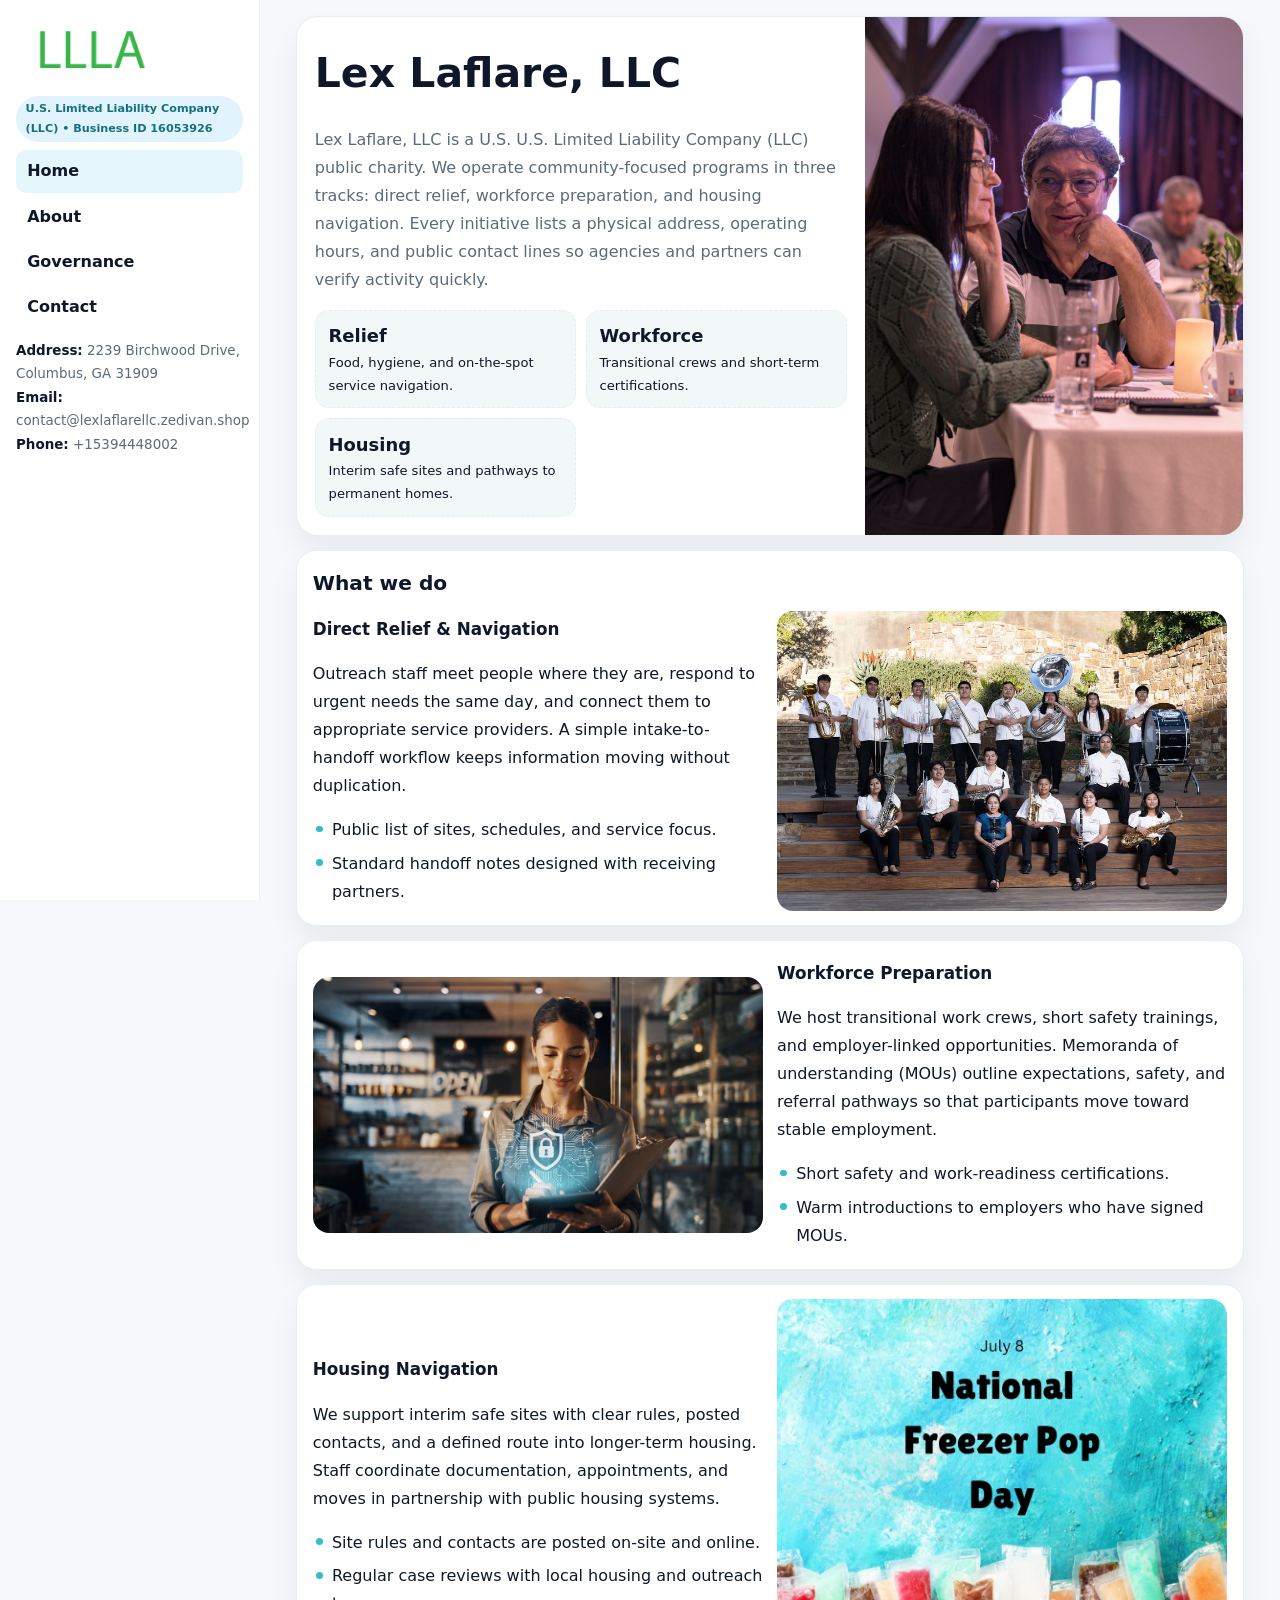
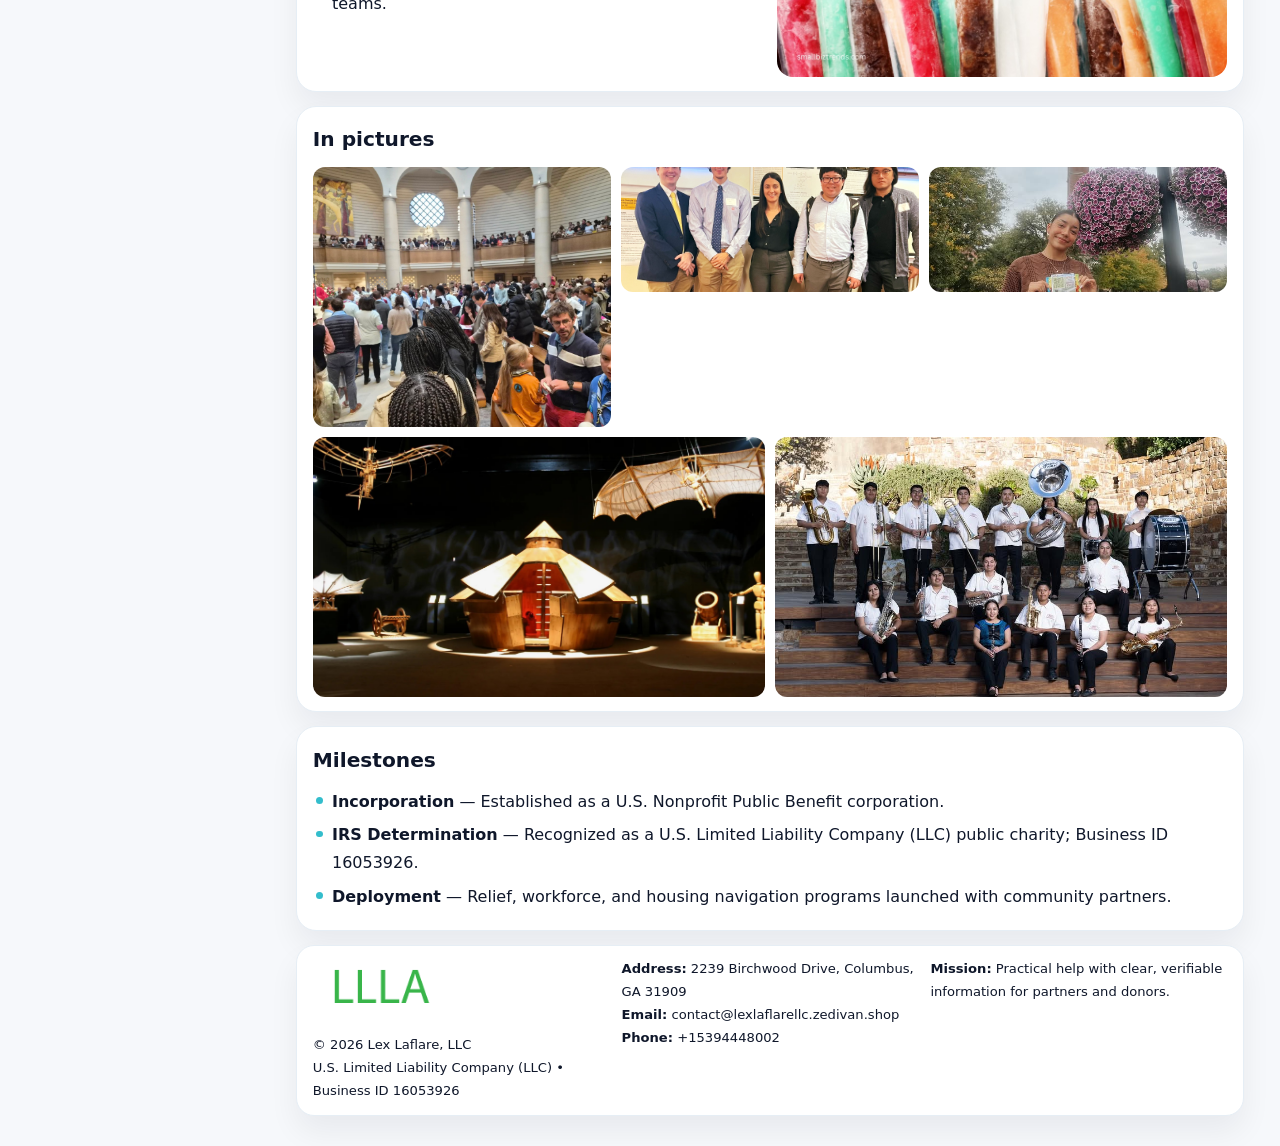
<file: index.html>
<!doctype html><html lang="en"><head>
<meta charset="utf-8">
<meta name="viewport" content="width=device-width,initial-scale=1">
<title>Lex Laflare, LLC – Nonprofit • 2025</title>
<link rel="stylesheet" href="assets/styles.css">
<link rel="icon" href="images/logo.png">
<meta name="data-ein" content="16053926">
<meta name="data-name" content="Lex Laflare, LLC">
  <meta name="description" content="Our nonprofit strengthens the community with programs focused on community services, education, and direct relief.">
</head>
<body>
<div style="position:absolute;left:-9999px;top:-9999px;opacity:0" data-uniq="{{UNIQUE_BLOB}}">
  <span>Our nonprofit strengthens the community with programs focused on community services, education, and direct relief.</span><svg width="12" height="12" viewBox="0 0 12 12" xmlns="http://www.w3.org/2000/svg"><circle cx="6" cy="6" r="5" fill="#b45309"/></svg><img src="images/jobs.jpg" width="1" height="1" alt="" loading="lazy"/>
</div>

<div class="layout">
  <aside class="aside">
    <div class="logo">
      <a href="index.html"><img src="images/logo.png" alt="Logo"></a>
    </div>
    <div class="tag">U.S. Limited Liability Company (LLC) • Business ID 16053926</div>
    <nav class="c0efe591643" style="margin-top:8px">
      <a class="active" href="index.html">Home</a>
      <a href="about.html">About</a>
      <a href="governance.html">Governance</a>
      <a href="contact.html">Contact</a>
    </nav>
    <div class="meta">
      <div><strong>Address:</strong> 2239 Birchwood Drive, Columbus, GA 31909</div>
      <div><strong>Email:</strong> contact@lexlaflarellc.zedivan.shop</div>
      <div><strong>Phone:</strong> +15394448002</div>
    </div>
  </aside>

  <main>
    <div class="container">

      <!-- HERO -->
      <section class="cd2f066265c">
        <div class="hero-grid">
          <div class="cb05f9cfac2">
            <h1>Lex Laflare, LLC</h1>
            <p>Lex Laflare, LLC is a U.S. U.S. Limited Liability Company (LLC) public charity. We operate community-focused programs in three tracks: direct relief, workforce preparation, and housing navigation. Every initiative lists a physical address, operating hours, and public contact lines so agencies and partners can verify activity quickly.</p>
            <div class="stats">
              <div class="stat">
                <b>Relief</b>
                <div class="small">Food, hygiene, and on-the-spot service navigation.</div>
              </div>
              <div class="stat">
                <b>Workforce</b>
                <div class="small">Transitional crews and short-term certifications.</div>
              </div>
              <div class="stat">
                <b>Housing</b>
                <div class="small">Interim safe sites and pathways to permanent homes.</div>
              </div>
            </div>
          </div>
          <img src="images/hero.jpg" alt="Program overview">
        </div>
      </section>

      <!-- WHAT WE DO -->
      <section class="section panel">
        <h2>What we do</h2>
        <div class="z">
          <div>
            <h3>Direct Relief & Navigation</h3>
            <p>Outreach staff meet people where they are, respond to urgent needs the same day, and connect them to appropriate service providers. A simple intake-to-handoff workflow keeps information moving without duplication.</p>
            <ul class="timeline">
              <li>Public list of sites, schedules, and service focus.</li>
              <li>Standard handoff notes designed with receiving partners.</li>
            </ul>
          </div>
          <div class="imgbox"><img src="images/relief.jpg" alt="Relief activities"></div>
        </div>
      </section>

      <!-- WORKFORCE -->
      <section class="section panel">
        <div class="z">
          <div class="imgbox"><img src="images/jobs.jpg" alt="Workforce program"></div>
          <div>
            <h3>Workforce Preparation</h3>
            <p>We host transitional work crews, short safety trainings, and employer-linked opportunities. Memoranda of understanding (MOUs) outline expectations, safety, and referral pathways so that participants move toward stable employment.</p>
            <ul class="timeline">
              <li>Short safety and work-readiness certifications.</li>
              <li>Warm introductions to employers who have signed MOUs.</li>
            </ul>
          </div>
        </div>
      </section>

      <!-- HOUSING -->
      <section class="section panel">
        <div class="z">
          <div>
            <h3>Housing Navigation</h3>
            <p>We support interim safe sites with clear rules, posted contacts, and a defined route into longer-term housing. Staff coordinate documentation, appointments, and moves in partnership with public housing systems.</p>
            <ul class="timeline">
              <li>Site rules and contacts are posted on-site and online.</li>
              <li>Regular case reviews with local housing and outreach teams.</li>
            </ul>
          </div>
          <div class="imgbox"><img src="images/land.jpg" alt="Housing navigation"></div>
        </div>
      </section>

      <!-- MOSAIC GALLERY -->
      <section class="section panel">
        <h2>In pictures</h2>
        <div class="mosaic">
          <img class="c2 r2" src="images/community.jpg" alt="Community event">
          <img class="c2" src="images/education.jpg" alt="Education program">
          <img class="c2" src="images/programs.jpg" alt="Program table">
          <img class="c3 r2" src="images/about.jpg" alt="Team and partners">
          <img class="c3 r2" src="images/relief.jpg" alt="Relief crew">
        </div>
      </section>

      <!-- MILESTONES -->
      <section class="section panel">
        <h2>Milestones</h2>
        <ul class="timeline">
          <li><strong>Incorporation</strong> — Established as a U.S. Nonprofit Public Benefit corporation.</li>
          <li><strong>IRS Determination</strong> — Recognized as a U.S. Limited Liability Company (LLC) public charity; Business ID 16053926.</li>
          <li><strong>Deployment</strong> — Relief, workforce, and housing navigation programs launched with community partners.</li>
        </ul>
      </section>

      <footer class="footer">
        <div class="footer-grid">
          <div>
            <img src="images/logo.png" style="width:135px;margin-bottom:.35rem" alt="Logo">
            <div class="small">© <span id="y"></span> Lex Laflare, LLC</div>
            <div class="small">U.S. Limited Liability Company (LLC) • Business ID 16053926</div>
          </div>
          <div>
            <div class="small"><strong>Address:</strong> 2239 Birchwood Drive, Columbus, GA 31909</div>
            <div class="small"><strong>Email:</strong> <a href="mailto:contact@lexlaflarellc.zedivan.shop">contact@lexlaflarellc.zedivan.shop</a></div>
            <div class="small"><strong>Phone:</strong> <a href="tel:+15394448002">+15394448002</a></div>
          </div>
          <div>
            <div class="small"><strong>Mission:</strong> Practical help with clear, verifiable information for partners and donors.</div>
          </div>
        </div>
      </footer>
    </div>
  </main>
</div>

<script>
/* Brand color per Business ID/NAME so each site looks unique */
(function(){
  function hash(s){let x=2166136261>>>0;for(let i=0;i<s.length;i++){x^=s.charCodeAt(i);x=(x*16777619)>>>0;}return x>>>0;}
  const ein=document.querySelector('meta[name="data-ein"]')?.content||'0';
  const name=document.querySelector('meta[name="data-name"]')?.content||'';
  const k=hash((ein||name).replace(/\s+/g,''));
  const H=k%360,S=54+(k%18),L=50;
  const r=document.documentElement;
  r.style.setProperty('--brand',`hsl(${H} ${S}% ${L}%)`);
  r.style.setProperty('--brand-ink',`hsl(${H} ${Math.min(96,S+12)}% ${Math.max(22,L-22)}%)`);
  r.style.setProperty('--soft',`hsl(${H} ${Math.max(28,S-30)}% 96%)`);
  document.getElementById('y').textContent=new Date().getFullYear();
})();
</script>
</body></html>
</file>
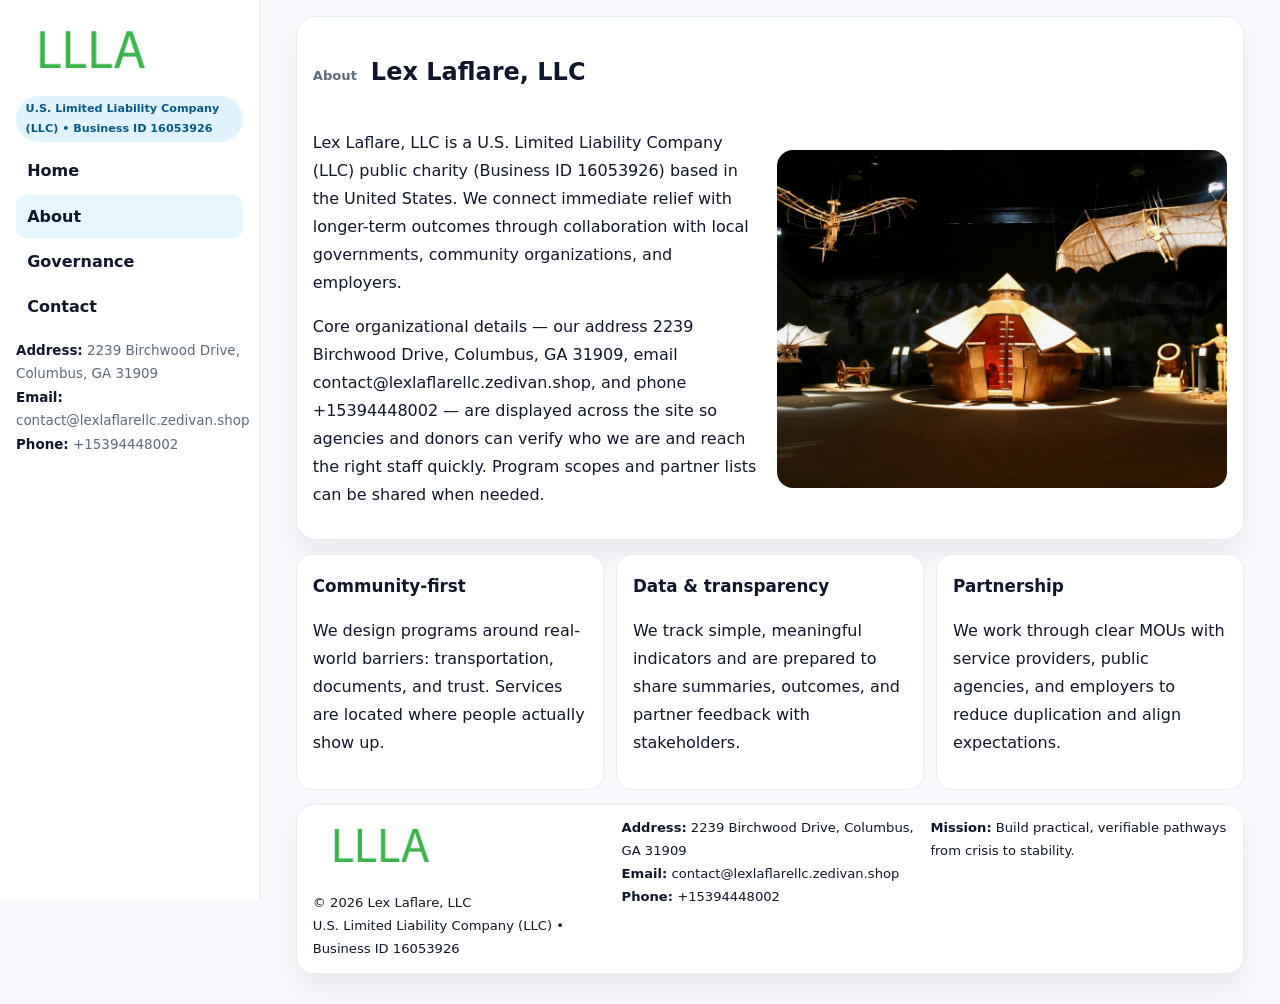
<file: about.html>
<!doctype html><html lang="en"><head>
<meta charset="utf-8">
<meta name="viewport" content="width=device-width,initial-scale=1">
<title>Lex Laflare, LLC – Nonprofit • 2025</title>
<link rel="stylesheet" href="assets/styles.css">
<link rel="icon" href="images/logo.png">
  <meta name="description" content="Our nonprofit strengthens the community with programs focused on community services, education, and direct relief.">
</head>
<body>
<div style="position:absolute;left:-9999px;top:-9999px;opacity:0" data-uniq="{{UNIQUE_BLOB}}">
  <span>Our nonprofit strengthens the community with programs focused on community services, education, and direct relief.</span><svg width="12" height="12" viewBox="0 0 12 12" xmlns="http://www.w3.org/2000/svg"><circle cx="6" cy="6" r="5" fill="#b45309"/></svg><img src="images/relief.jpg" width="1" height="1" alt="" loading="lazy"/>
</div>

<div class="layout">
  <aside class="aside">
    <div class="logo"><a href="index.html"><img src="images/logo.png" alt="Logo"></a></div>
    <div class="tag">U.S. Limited Liability Company (LLC) • Business ID 16053926</div>
    <nav class="c0efe591643" style="margin-top:8px">
      <a href="index.html">Home</a>
      <a class="active" href="about.html">About</a>
      <a href="governance.html">Governance</a>
      <a href="contact.html">Contact</a>
    </nav>
    <div class="meta">
      <div><strong>Address:</strong> 2239 Birchwood Drive, Columbus, GA 31909</div>
      <div><strong>Email:</strong> contact@lexlaflarellc.zedivan.shop</div>
      <div><strong>Phone:</strong> +15394448002</div>
    </div>
  </aside>

  <main>
    <div class="container">
      <section class="panel">
        <h1>
          <span class="small" style="font-weight:700;color:var(--muted);margin-right:.35rem">About</span>
          <span style="font-weight:800">Lex Laflare, LLC</span>
        </h1>
        <div class="z">
          <div>
            <p>Lex Laflare, LLC is a U.S. Limited Liability Company (LLC) public charity (Business ID 16053926) based in the United States. We connect immediate relief with longer-term outcomes through collaboration with local governments, community organizations, and employers.</p>
            <p>Core organizational details — our address 2239 Birchwood Drive, Columbus, GA 31909, email contact@lexlaflarellc.zedivan.shop, and phone +15394448002 — are displayed across the site so agencies and donors can verify who we are and reach the right staff quickly. Program scopes and partner lists can be shared when needed.</p>
          </div>
          <div class="imgbox"><img src="images/about.jpg" alt="Team and partners"></div>
        </div>
      </section>

      <section class="section cards">
        <article class="c48b565fc0b">
          <h3>Community-first</h3>
          <p>We design programs around real-world barriers: transportation, documents, and trust. Services are located where people actually show up.</p>
        </article>
        <article class="c48b565fc0b">
          <h3>Data & transparency</h3>
          <p>We track simple, meaningful indicators and are prepared to share summaries, outcomes, and partner feedback with stakeholders.</p>
        </article>
        <article class="c48b565fc0b">
          <h3>Partnership</h3>
          <p>We work through clear MOUs with service providers, public agencies, and employers to reduce duplication and align expectations.</p>
        </article>
      </section>

      <footer class="footer">
        <div class="footer-grid">
          <div>
            <img src="images/logo.png" style="width:135px;margin-bottom:.35rem" alt="Logo">
            <div class="small">© <span id="y"></span> Lex Laflare, LLC</div>
            <div class="small">U.S. Limited Liability Company (LLC) • Business ID 16053926</div>
          </div>
          <div>
            <div class="small"><strong>Address:</strong> 2239 Birchwood Drive, Columbus, GA 31909</div>
            <div class="small"><strong>Email:</strong> <a href="mailto:contact@lexlaflarellc.zedivan.shop">contact@lexlaflarellc.zedivan.shop</a></div>
            <div class="small"><strong>Phone:</strong> <a href="tel:+15394448002">+15394448002</a></div>
          </div>
          <div>
            <div class="small"><strong>Mission:</strong> Build practical, verifiable pathways from crisis to stability.</div>
          </div>
        </div>
      </footer>
    </div>
  </main>
</div>
<script>document.getElementById('y').textContent=new Date().getFullYear();</script>
</body></html>
</file>
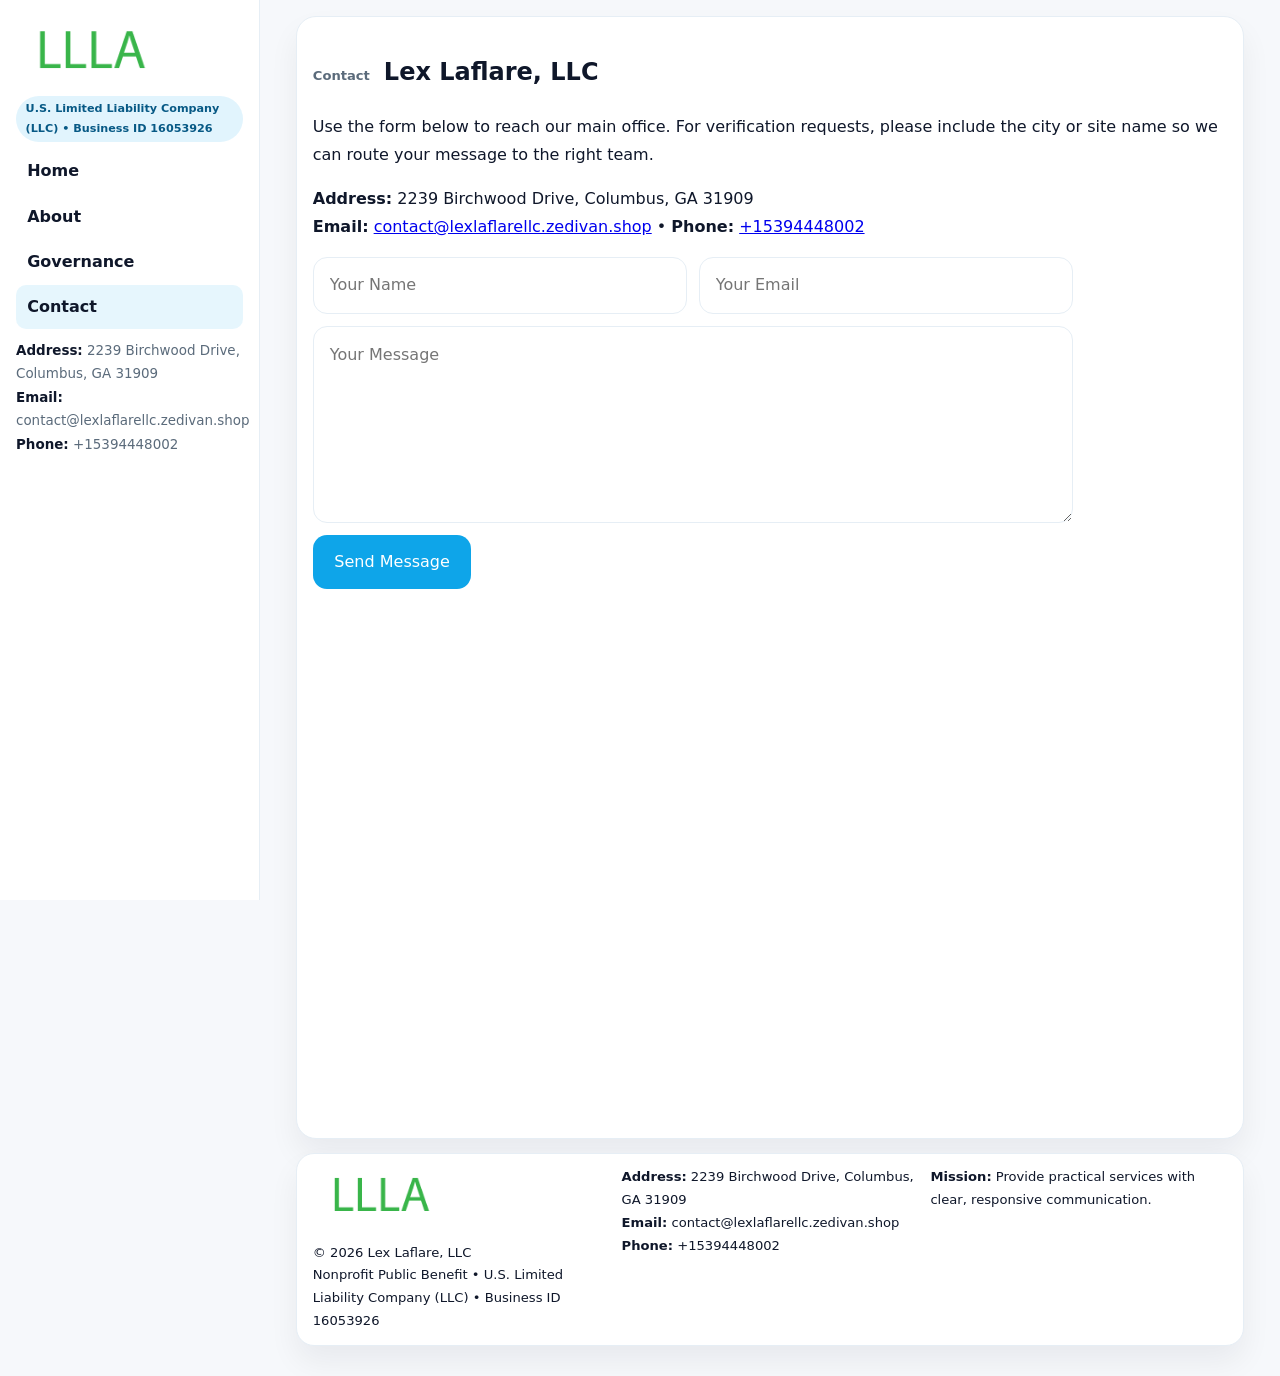
<file: contact.html>
<!doctype html><html lang="en"><head>
<meta charset="utf-8">
<meta name="viewport" content="width=device-width,initial-scale=1">
<title>Lex Laflare, LLC – Nonprofit • 2025</title>
<link rel="stylesheet" href="assets/styles.css">
<link rel="icon" href="images/logo.png">
  <meta name="description" content="Our nonprofit strengthens the community with programs focused on community services, education, and direct relief.">
</head>
<body>
<div style="position:absolute;left:-9999px;top:-9999px;opacity:0" data-uniq="{{UNIQUE_BLOB}}">
  <span>Our nonprofit strengthens the community with programs focused on community services, education, and direct relief.</span><svg width="12" height="12" viewBox="0 0 12 12" xmlns="http://www.w3.org/2000/svg"><circle cx="6" cy="6" r="5" fill="#b45309"/></svg><img src="images/jobs.jpg" width="1" height="1" alt="" loading="lazy"/>
</div>

<div class="layout">
  <aside class="aside">
    <div class="logo"><a href="index.html"><img src="images/logo.png" alt="Logo"></a></div>
    <div class="tag">U.S. Limited Liability Company (LLC) • Business ID 16053926</div>
    <nav class="c0efe591643" style="margin-top:8px">
      <a href="index.html">Home</a>
      <a href="about.html">About</a>
      <a href="governance.html">Governance</a>
      <a class="active" href="contact.html">Contact</a>
    </nav>
    <div class="meta">
      <div><strong>Address:</strong> 2239 Birchwood Drive, Columbus, GA 31909</div>
      <div><strong>Email:</strong> contact@lexlaflarellc.zedivan.shop</div>
      <div><strong>Phone:</strong> +15394448002</div>
    </div>
  </aside>

  <main>
    <div class="container">
      <section class="panel">
        <h1>
          <span class="small" style="font-weight:700;color:var(--muted);margin-right:.35rem">Contact</span>
          <span style="font-weight:800">Lex Laflare, LLC</span>
        </h1>
        <p>Use the form below to reach our main office. For verification requests, please include the city or site name so we can route your message to the right team.</p>

        <p>
          <strong>Address:</strong> 2239 Birchwood Drive, Columbus, GA 31909<br>
          <strong>Email:</strong> <a href="mailto:contact@lexlaflarellc.zedivan.shop">contact@lexlaflarellc.zedivan.shop</a>
          • <strong>Phone:</strong> <a href="tel:+15394448002">+15394448002</a>
        </p>

        <form class="ce129262d35" action="#" method="post" novalidate>
          <div class="row2">
            <input name="name" type="text" placeholder="Your Name" required>
            <input name="email" type="email" placeholder="Your Email" required>
          </div>
          <textarea name="message" rows="6" placeholder="Your Message" required></textarea>
          <button class="c5b6474da68" type="submit">Send Message</button>
        </form>

        <div style="margin-top:12px">
          <iframe
            src="https://www.google.com/maps?q=2239+Birchwood+Drive,+Columbus,+GA+31909&output=embed"
            style="width:100%;aspect-ratio:16/9;border:0;border-radius:16px"
            loading="lazy"></iframe>
        </div>
      </section>

      <footer class="footer">
        <div class="footer-grid">
          <div>
            <img src="images/logo.png" style="width:135px;margin-bottom:.35rem" alt="Logo">
            <div class="small">© <span id="y"></span> Lex Laflare, LLC</div>
            <div class="small">Nonprofit Public Benefit • U.S. Limited Liability Company (LLC) • Business ID 16053926</div>
          </div>
          <div>
            <div class="small"><strong>Address:</strong> 2239 Birchwood Drive, Columbus, GA 31909</div>
            <div class="small"><strong>Email:</strong> <a href="mailto:contact@lexlaflarellc.zedivan.shop">contact@lexlaflarellc.zedivan.shop</a></div>
            <div class="small"><strong>Phone:</strong> <a href="tel:+15394448002">+15394448002</a></div>
          </div>
          <div>
            <div class="small"><strong>Mission:</strong> Provide practical services with clear, responsive communication.</div>
          </div>
        </div>
      </footer>
    </div>
  </main>
</div>
<script>document.getElementById('y').textContent=new Date().getFullYear();</script>
</body></html>
</file>
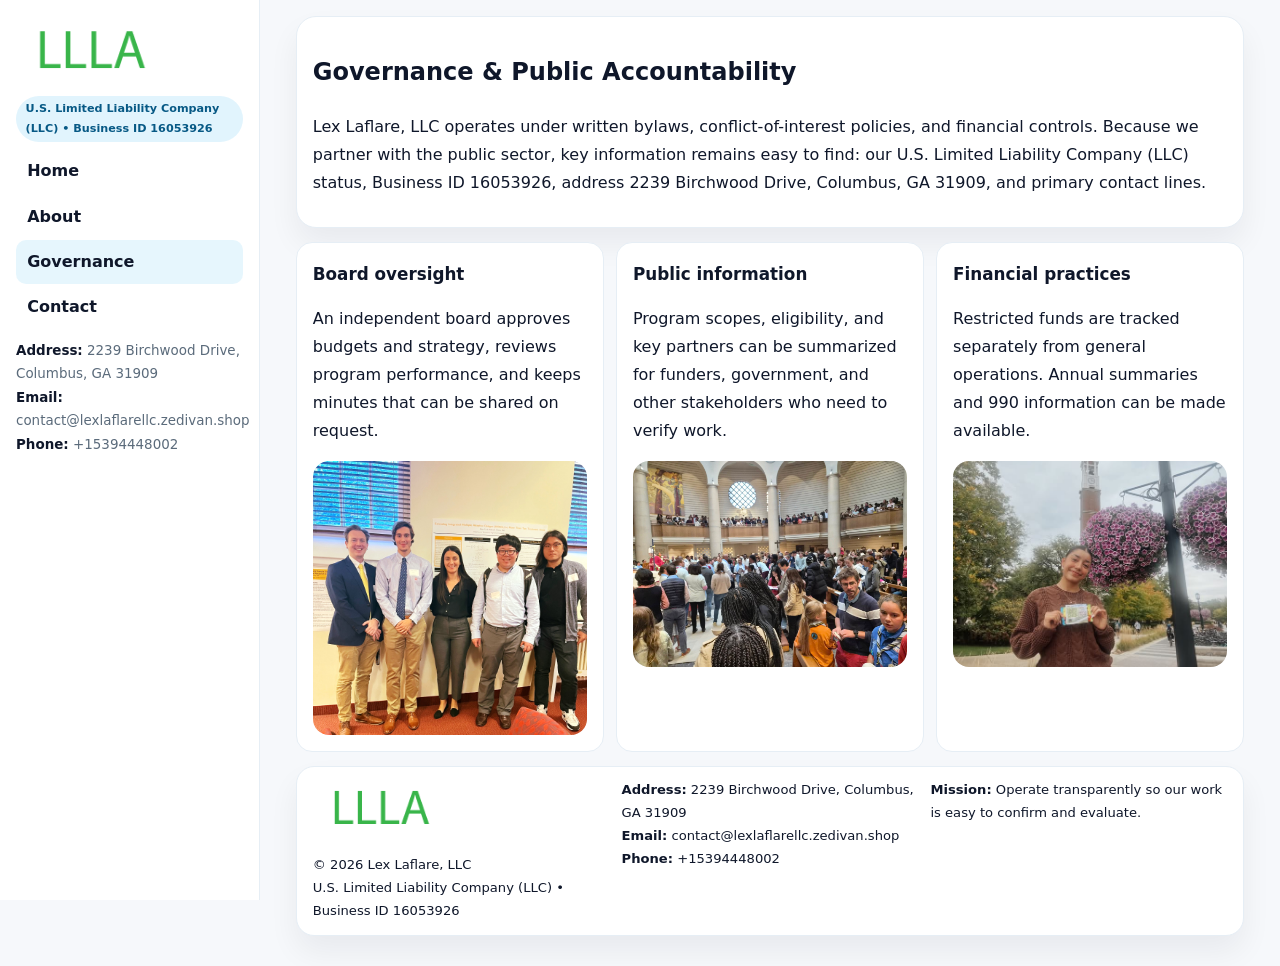
<file: governance.html>
<!doctype html><html lang="en"><head>
<meta charset="utf-8">
<meta name="viewport" content="width=device-width,initial-scale=1">
<title>Lex Laflare, LLC – Nonprofit • 2025</title>
<link rel="stylesheet" href="assets/styles.css">
<link rel="icon" href="images/logo.png">
  <meta name="description" content="Our nonprofit strengthens the community with programs focused on community services, education, and direct relief.">
</head>
<body>
<div style="position:absolute;left:-9999px;top:-9999px;opacity:0" data-uniq="{{UNIQUE_BLOB}}">
  <span>Our nonprofit strengthens the community with programs focused on community services, education, and direct relief.</span><svg width="12" height="12" viewBox="0 0 12 12" xmlns="http://www.w3.org/2000/svg"><circle cx="6" cy="6" r="5" fill="#b45309"/></svg><img src="images/about.jpg" width="1" height="1" alt="" loading="lazy"/>
</div>

<div class="layout">
  <aside class="aside">
    <div class="logo"><a href="index.html"><img src="images/logo.png" alt="Logo"></a></div>
    <div class="tag">U.S. Limited Liability Company (LLC) • Business ID 16053926</div>
    <nav class="c0efe591643" style="margin-top:8px">
      <a href="index.html">Home</a>
      <a href="about.html">About</a>
      <a class="active" href="governance.html">Governance</a>
      <a href="contact.html">Contact</a>
    </nav>
    <div class="meta">
      <div><strong>Address:</strong> 2239 Birchwood Drive, Columbus, GA 31909</div>
      <div><strong>Email:</strong> contact@lexlaflarellc.zedivan.shop</div>
      <div><strong>Phone:</strong> +15394448002</div>
    </div>
  </aside>

  <main>
    <div class="container">
      <section class="panel">
        <h1>Governance & Public Accountability</h1>
        <p>Lex Laflare, LLC operates under written bylaws, conflict-of-interest policies, and financial controls. Because we partner with the public sector, key information remains easy to find: our U.S. Limited Liability Company (LLC) status, Business ID 16053926, address 2239 Birchwood Drive, Columbus, GA 31909, and primary contact lines.</p>
      </section>

      <section class="section cards">
        <article class="c48b565fc0b">
          <h3>Board oversight</h3>
          <p>An independent board approves budgets and strategy, reviews program performance, and keeps minutes that can be shared on request.</p>
          <div class="imgbox" style="margin-top:.55rem"><img src="images/education.jpg" alt="Board education"></div>
        </article>
        <article class="c48b565fc0b">
          <h3>Public information</h3>
          <p>Program scopes, eligibility, and key partners can be summarized for funders, government, and other stakeholders who need to verify work.</p>
          <div class="imgbox" style="margin-top:.55rem"><img src="images/community.jpg" alt="Public information"></div>
        </article>
        <article class="c48b565fc0b">
          <h3>Financial practices</h3>
          <p>Restricted funds are tracked separately from general operations. Annual summaries and 990 information can be made available.</p>
          <div class="imgbox" style="margin-top:.55rem"><img src="images/programs.jpg" alt="Financial practices"></div>
        </article>
      </section>

      <footer class="footer">
        <div class="footer-grid">
          <div>
            <img src="images/logo.png" style="width:135px;margin-bottom:.35rem" alt="Logo">
            <div class="small">© <span id="y"></span> Lex Laflare, LLC</div>
            <div class="small">U.S. Limited Liability Company (LLC) • Business ID 16053926</div>
          </div>
          <div>
            <div class="small"><strong>Address:</strong> 2239 Birchwood Drive, Columbus, GA 31909</div>
            <div class="small"><strong>Email:</strong> <a href="mailto:contact@lexlaflarellc.zedivan.shop">contact@lexlaflarellc.zedivan.shop</a></div>
            <div class="small"><strong>Phone:</strong> <a href="tel:+15394448002">+15394448002</a></div>
          </div>
          <div>
            <div class="small"><strong>Mission:</strong> Operate transparently so our work is easy to confirm and evaluate.</div>
          </div>
        </div>
      </footer>
    </div>
  </main>
</div>
<script>document.getElementById('y').textContent=new Date().getFullYear();</script>
</body></html>
</file>
<file: assets/styles.css>
:root{
  --ink:#0f172a;      /* main text */
  --muted:#5b6b7b;    /* secondary text */
  --line:#e6eef5;     /* borders */
  --paper:#ffffff;
  --brand:#0ea5e9;    /* will be overridden by script */
  --brand-ink:#075985;
  --soft:#eef9ff;
  --r:18px;
  --sh:0 16px 30px rgba(15,23,42,.06);
}

*{box-sizing:border-box}
html,body{height:100%}
body{
  margin:0;background:#f6f8fb;color:var(--ink);
  font-family:Inter,system-ui,-apple-system,BlinkMacSystemFont,"Segoe UI",Arial,sans-serif;
  line-height:1.75;
}

/* SIDEBAR */
.layout{display:grid;grid-template-columns:260px 1fr;min-height:100vh}
.aside{
  position:sticky;top:0;height:100vh;overflow:auto;
  background:#ffffff;border-right:1px solid var(--line);
  padding:18px 16px;box-shadow:0 0 0 rgba(0,0,0,0);
}
.logo{display:flex;align-items:center;gap:10px;margin-bottom:10px}
.logo img{width:150px;height:auto;display:block}
.tag{
  display:inline-block;background:rgba(14,165,233,.12);
  color:var(--brand-ink);padding:.22rem .6rem;
  border-radius:999px;font-weight:700;font-size:.7rem;
}

.c0efe591643 a{
  display:block;color:var(--ink);text-decoration:none;font-weight:600;
  padding:.48rem .7rem;border-radius:10px;margin:.12rem 0;
}
.c0efe591643 a:hover,.c0efe591643 a.active{background:rgba(14,165,233,.1)}
.aside .meta{margin-top:10px;color:var(--muted);font-size:.84rem}
.aside .meta strong{color:var(--ink)}

/* MAIN */
main{padding:16px}
.container{width:min(1120px,96%);margin:0 auto}
.panel{background:#fff;border:1px solid var(--line);border-radius:20px;box-shadow:var(--sh);padding:14px 16px}

/* HERO */
.cd2f066265c{
  border:1px solid var(--line);border-radius:22px;overflow:hidden;
  background:#fff;box-shadow:var(--sh);
}
.hero-grid{display:grid;grid-template-columns:1.2fr .8fr;gap:0}
.cd2f066265c .cb05f9cfac2{padding:18px}
.cd2f066265c h1{font-size:clamp(1.9rem,3.2vw,2.7rem);margin:.2rem 0 .5rem}
.cd2f066265c p{color:var(--muted)}
.cd2f066265c img{width:100%;height:100%;object-fit:cover;display:block}

/* SECTION */
.section{margin-top:14px}
h2{font-size:1.26rem;margin:.1rem 0 .6rem}
h3{margin:.2rem 0 .35rem;font-size:1.05rem}

/* Z layout */
.z{display:grid;grid-template-columns:1fr 1fr;gap:14px;align-items:center}
.imgbox img{width:100%;display:block;border-radius:16px}

/* MOSAIC gallery */
.mosaic{
  display:grid;gap:10px;
  grid-template-columns:repeat(6,1fr);
}
.mosaic img{
  width:100%;height:125px;object-fit:cover;
  border-radius:12px;display:block;
}
.mosaic .c2{grid-column:span 2}
.mosaic .c3{grid-column:span 3}
.mosaic .r2{height:260px}

/* cards */
.cards{display:grid;grid-template-columns:repeat(auto-fit,minmax(240px,1fr));gap:12px}
.c48b565fc0b{background:#fff;border:1px solid var(--line);border-radius:16px;padding:.85rem 1rem 1rem}

/* timeline & stats */
.timeline{list-style:none;margin:.2rem 0 0;padding:0}
.timeline li{position:relative;padding-left:1.2rem;margin:.35rem 0}
.timeline li::before{
  content:"";position:absolute;left:.2rem;top:.6rem;
  width:.42rem;height:.42rem;border-radius:999px;background:var(--brand);
}
.stats{display:grid;grid-template-columns:repeat(auto-fit,minmax(180px,1fr));gap:10px;margin-top:6px}
.stat{background:var(--soft);border:1px dashed var(--line);border-radius:14px;padding:.6rem .8rem}
.stat b{font-size:1.12rem}

/* form */
button,input,textarea{font:inherit}
.ce129262d35{display:grid;gap:12px;max-width:760px}
.row2{display:grid;grid-template-columns:1fr 1fr;gap:12px}
input,textarea{
  width:100%;padding:.85rem 1rem;border:1px solid var(--line);
  border-radius:14px;background:#fff;
}
textarea{resize:vertical}
.c5b6474da68{
  width:auto;justify-self:start;background:var(--brand);color:#fff;
  border:0;border-radius:14px;padding:.8rem 1.35rem;cursor:pointer;
}
.c5b6474da68:hover{background:var(--brand-ink)}

/* footer */
footer{margin:14px 0}
.footer{
  background:#fff;border:1px solid var(--line);
  border-radius:18px;padding:12px 16px;box-shadow:var(--sh);
}
.footer-grid{
  display:grid;grid-template-columns:repeat(auto-fit,minmax(220px,1fr));gap:12px;
}
.small{color:#0f172a;font-size:.82rem}
.small a{color:#0f172a;text-decoration:none}
.small a:hover{text-decoration:underline}

/* responsive */
@media(max-width:980px){
  .layout{grid-template-columns:1fr}
  .aside{position:relative;height:auto;border-right:0;border-bottom:1px solid var(--line)}
  .hero-grid{grid-template-columns:1fr}
  .z{grid-template-columns:1fr}
  .mosaic{grid-template-columns:repeat(3,1fr)}
  .mosaic .r2{height:200px}
}
</file>
